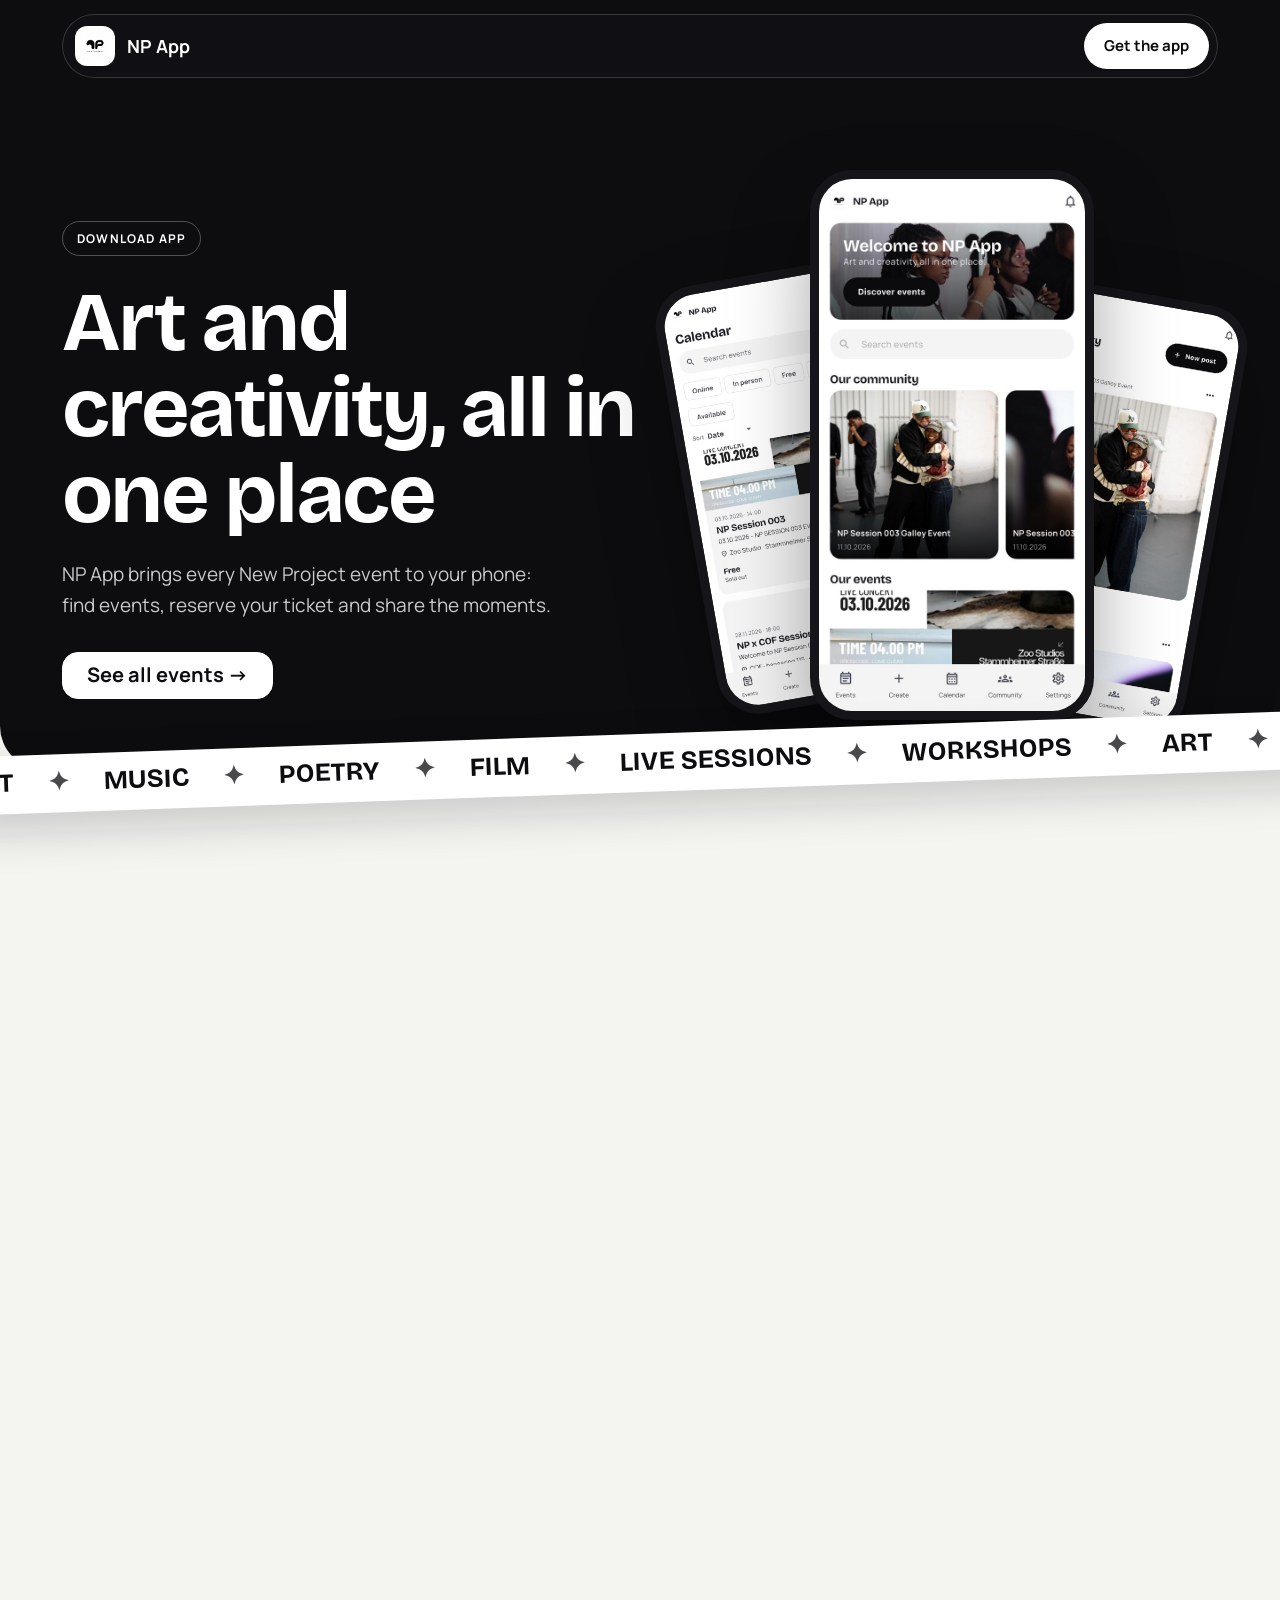
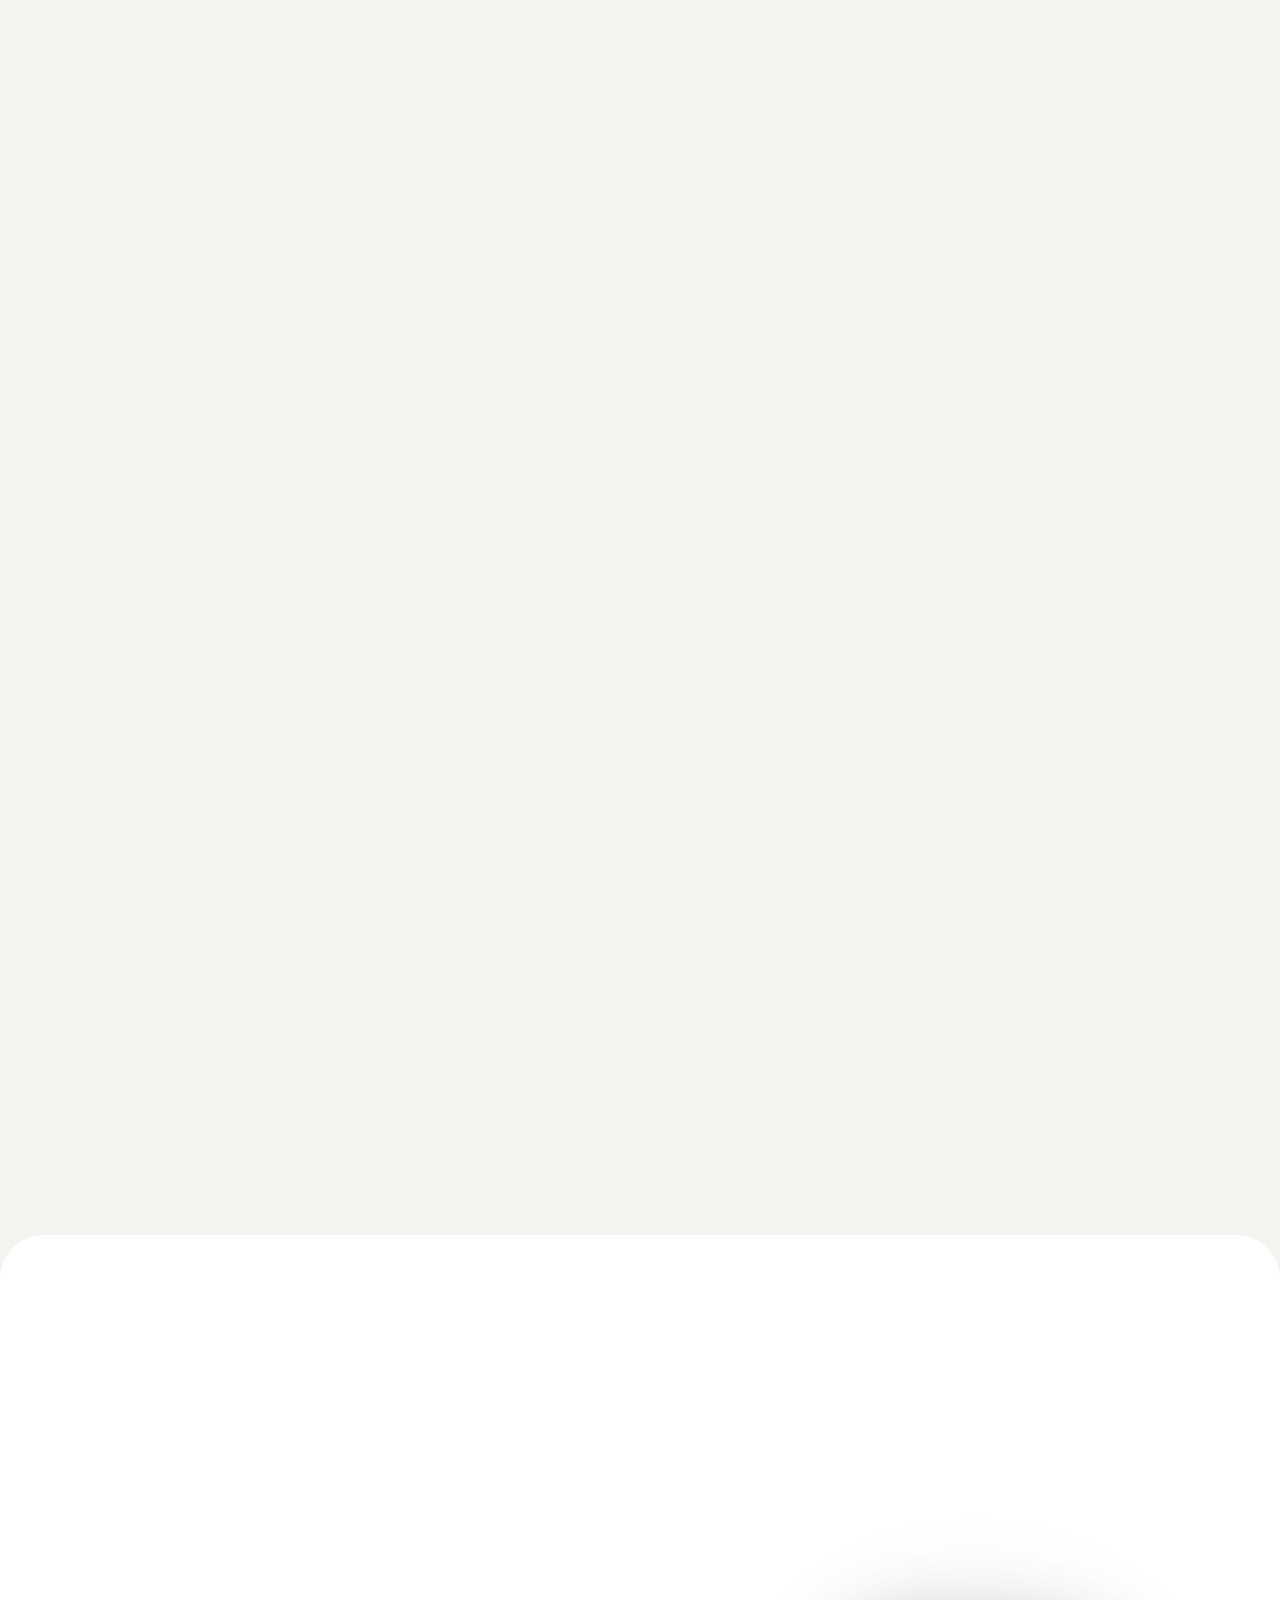
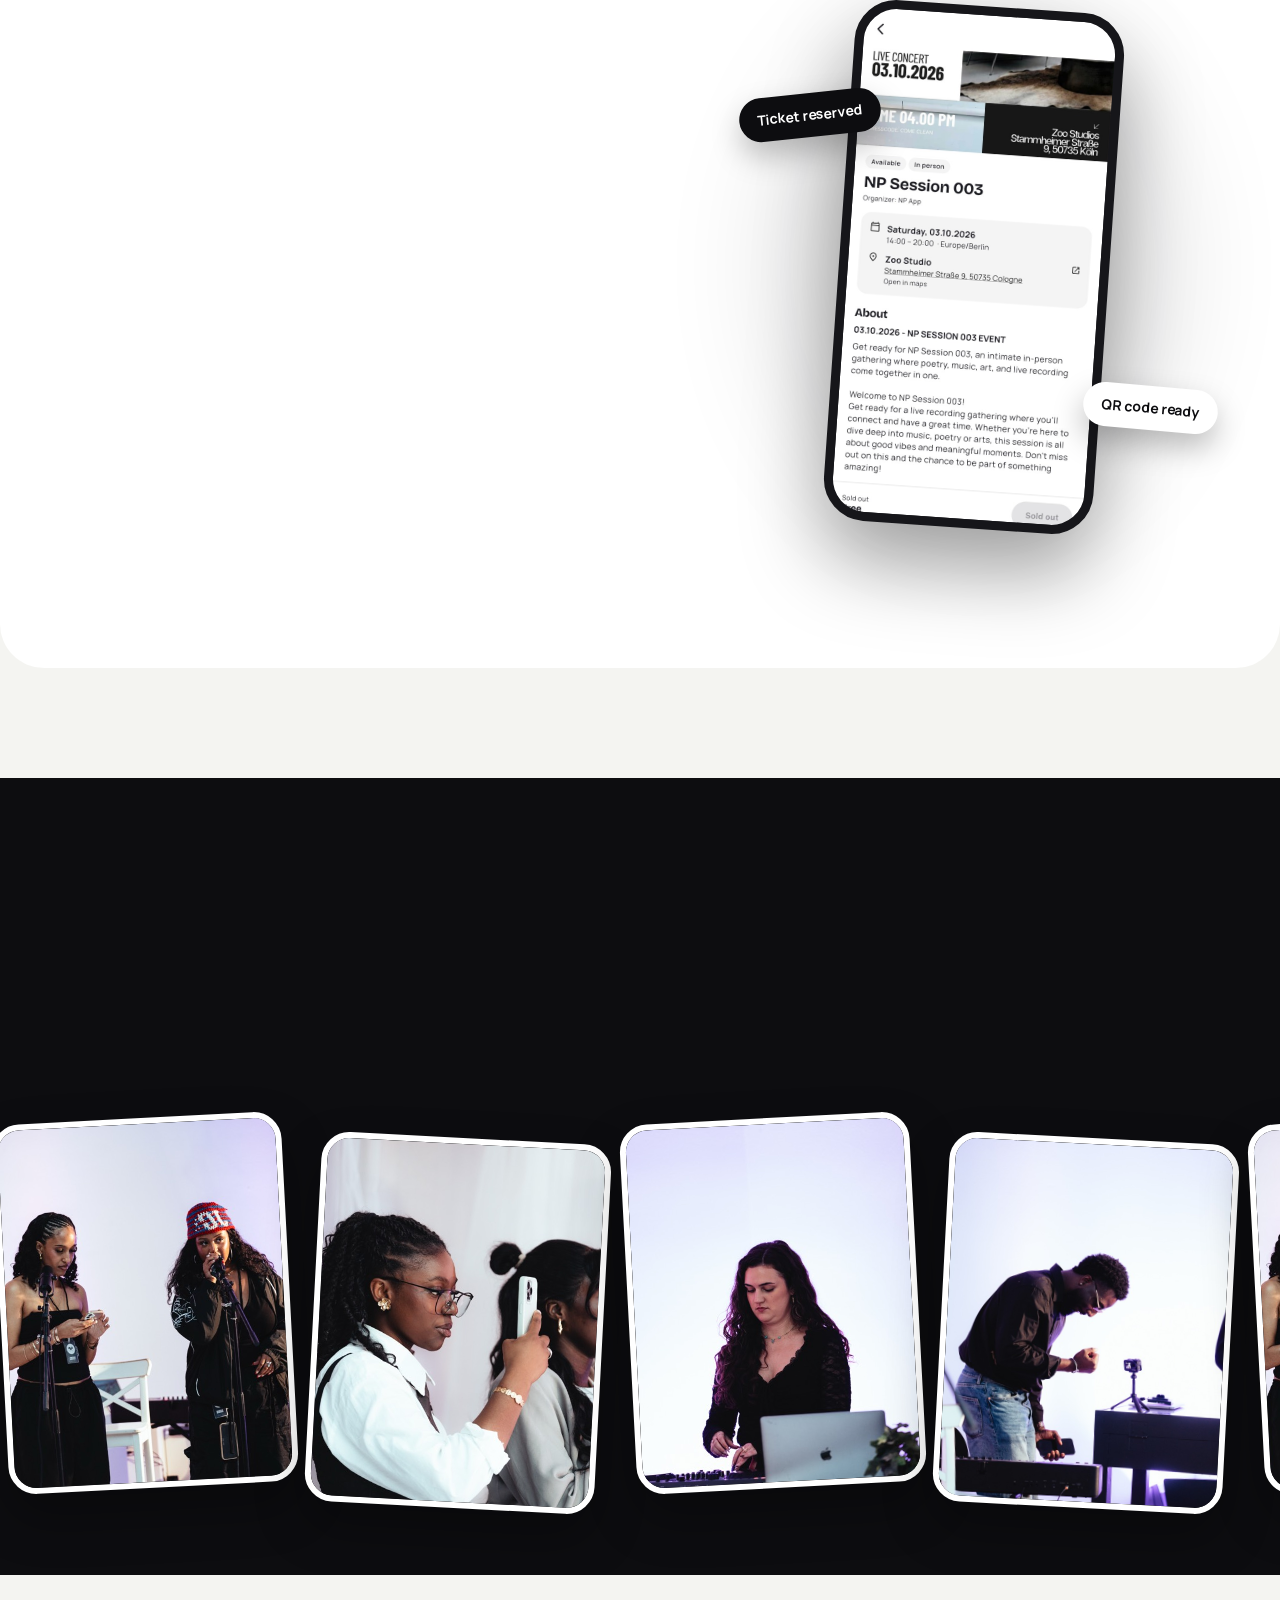
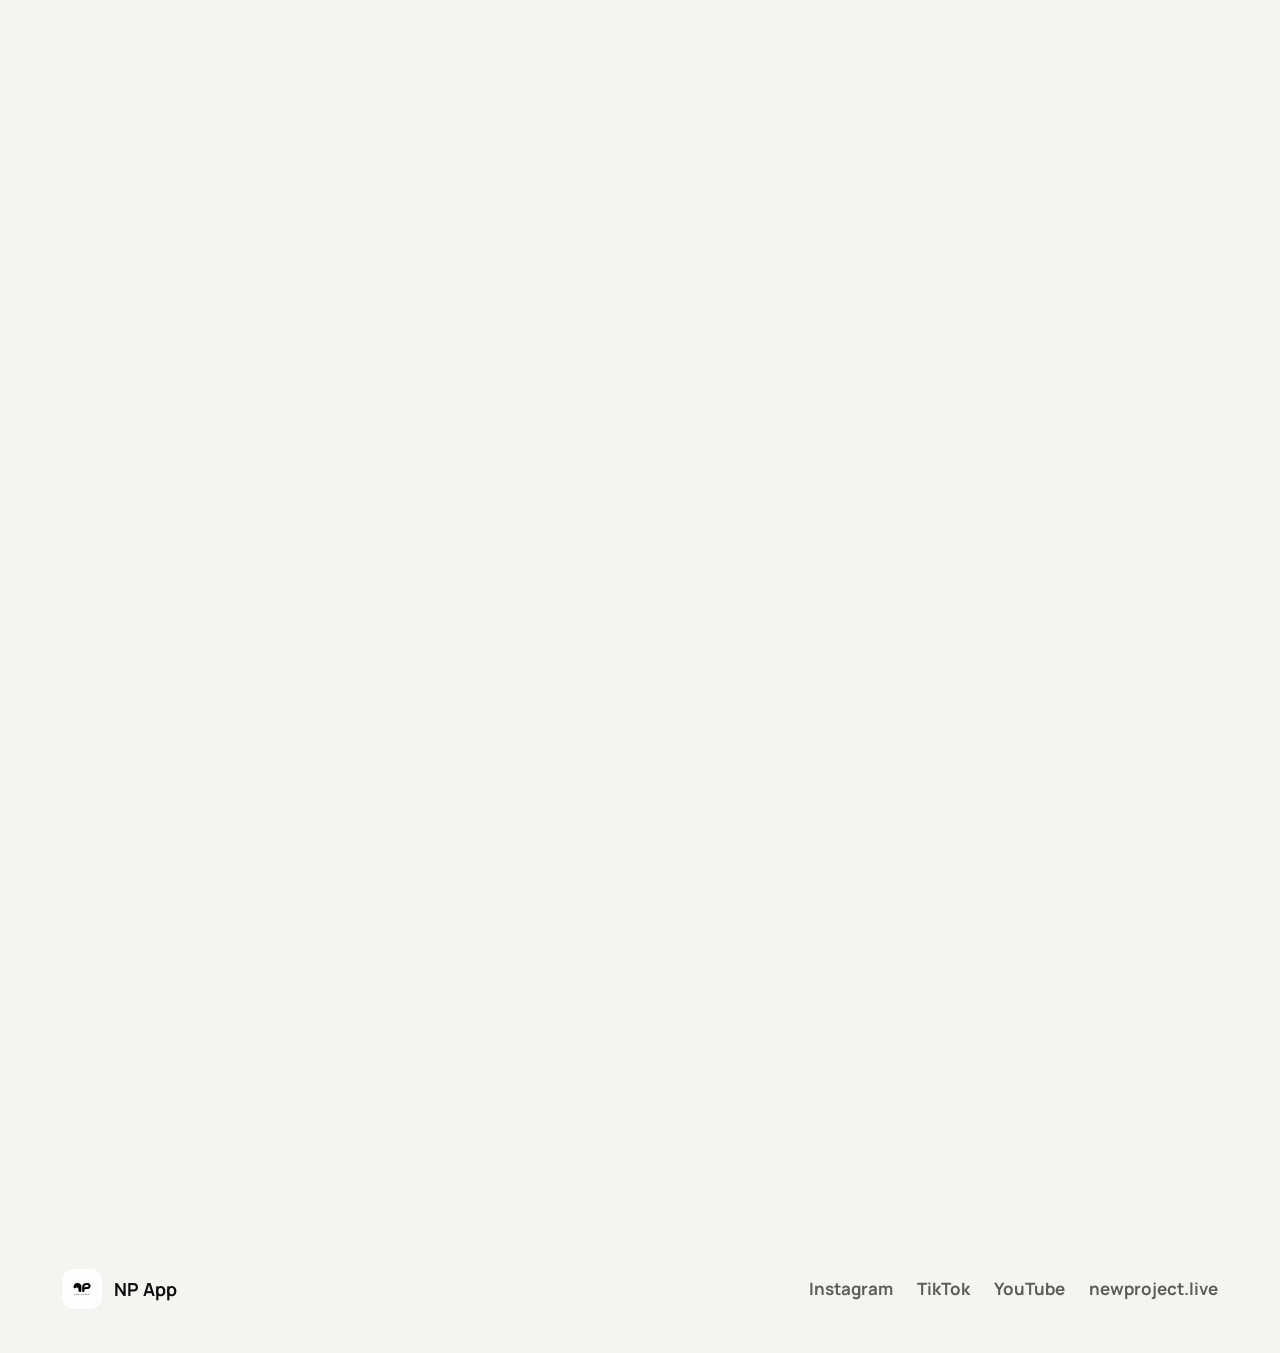
<file: index.html>
<!DOCTYPE html>
<html lang="en">
<head>
    <meta charset="utf-8">
    <!-- Only this site's own files load: styles, fonts, images and one script for the motion. -->
    <meta http-equiv="Content-Security-Policy" content="default-src 'none'; script-src 'self'; style-src 'self'; img-src 'self'; font-src 'self'; form-action 'none'; base-uri 'none'">
    <meta name="referrer" content="no-referrer">
    <meta name="viewport" content="width=device-width, initial-scale=1">
    <title>NP App | New Project</title>
    <meta name="description" content="NP App brings every New Project event to your phone: find events, reserve your ticket and share the moments.">
    <meta property="og:title" content="NP App | New Project">
    <meta property="og:description" content="Find events, reserve your ticket and share the moments.">
    <meta property="og:image" content="https://app.newproject.live/booking/app-icon.png">
    <link rel="icon" type="image/png" href="booking/app-icon.png">
    <link rel="stylesheet" href="landing/base.css">
    <link rel="stylesheet" href="landing/sections.css">
    <link rel="stylesheet" href="landing/more.css">
    <link rel="stylesheet" href="landing/motion.css">
    <script src="landing/landing.js"></script>
</head>
<body>
    <header class="top"><div class="bar">
        <a class="brand" href="#top"><img src="booking/app-icon.png" alt="">NP App</a>
        <nav class="links"><a class="get" href="#get">Get the app</a></nav>
    </div></header>

    <!-- Hero: what the app is, the two downloads, three floating screens -->
    <section class="hero" id="top">
        <div class="wrap">
            <div>
                <span class="kicker">Download app</span>
                <h1>Art and creativity, all in one place</h1>
                <p class="lead">NP App brings every New Project event to your phone: find events, reserve your ticket and share the moments.</p>
                <div class="stores">
                    <a class="btn" href="/events/">See all events →</a>
                </div>
            </div>
            <div class="cluster">
                <div class="phone p2"><img src="landing/discover.jpg" alt="Event calendar in NP App"></div>
                <div class="phone p3"><img src="landing/community.jpg" alt="Community feed in NP App"></div>
                <div class="phone p1"><img src="landing/home.jpg" alt="NP App home screen"></div>
            </div>
        </div>
    </section>
    <div class="strip" aria-hidden="true"><div class="ticker"><div class="track">
        <span>Art</span><span>Music</span><span>Poetry</span><span>Film</span><span>Live sessions</span><span>Workshops</span>
        <span>Art</span><span>Music</span><span>Poetry</span><span>Film</span><span>Live sessions</span><span>Workshops</span>
    </div></div></div>

    <section class="why wrap">
        <div class="head reveal">
            <span class="kicker">Our highlights</span>
            <h2>Why you will <span class="accent">love</span> the app</h2>
        </div>
        <div class="bento">
            <article class="tile wide t1 reveal">
                <h3>Every event in one place</h3>
                <p>Concerts, festivals, workshops and online sessions, with search, filters and clear time and location details.</p>
                <div class="phone"><img src="landing/discover.jpg" alt=""></div>
            </article>
            <article class="tile slim t2 reveal">
                <h3>Booked in a few steps</h3>
                <p>Pick a ticket, check your details, done. Your ticket is reserved instantly.</p>
                <div class="phone"><img src="landing/book.jpg" alt=""></div>
            </article>
            <article class="tile slim t3 reveal">
                <h3>Share the moments</h3>
                <p>Photos and videos from the events, right in the Community feed.</p>
                <div class="phone"><img src="landing/community.jpg" alt=""></div>
            </article>
            <article class="tile wide t4 reveal">
                <span class="kicker">For organizers</span>
                <h3>Create your own event</h3>
                <p>Register as an organizer and publish your own events on NP App: set up tickets, see who is coming and check guests in at the door.</p>
                <b class="pill a">Tickets</b><b class="pill b">Guest list</b><b class="pill c">Door check-in</b>
            </article>
        </div>
    </section>

    <section class="stats wrap">
        <div class="head reveal">
            <h2>A community that keeps growing</h2>
        </div>
        <div class="grid">
            <div class="stat reveal"><b>1K+</b><span>Members</span></div>
            <div class="stat tilt reveal"><b data-count="500">500+</b><span>Tickets reserved</span></div>
            <div class="stat reveal"><b data-count="3" data-plain="1">3</b><span>Events so far</span></div>
        </div>
    </section>

    <section class="steps"><div class="wrap">
        <div class="head reveal">
            <span class="kicker">That easy</span>
            <h2>Four steps to your next favourite night</h2>
        </div>
        <div class="cols">
            <div>
                <div class="step reveal"><i>01</i><div><h3>Download the app</h3><p>Free on the App Store. Android is in beta.</p></div></div>
                <div class="step reveal"><i>02</i><div><h3>Create your account</h3><p>Sign up with your email, Apple or Google.</p></div></div>
                <div class="step reveal"><i>03</i><div><h3>Find your event</h3><p>Search, filter and open any event for time, place and tickets.</p></div></div>
                <div class="step reveal"><i>04</i><div><h3>Reserve and go</h3><p>Reserve your ticket and show its QR code at the door.</p></div></div>
            </div>
            <div class="stage">
                <b class="chip c1">Ticket reserved</b><b class="chip c2">QR code ready</b>
                <div class="phone"><img src="landing/book.jpg" alt="Event page in NP App"></div>
            </div>
        </div>
    </div></section>

    <!-- New Project in its own words, over real photos from the sessions -->
    <section class="band">
        <div class="wrap reveal">
            <span class="kicker">New Project</span>
            <h2>A creative space for art, music, poetry and film</h2>
        </div>
        <div class="reel"><div class="track">
            <img src="landing/moment1.jpg" alt="Two artists on stage at a New Project session"><img src="landing/moment2.jpg" alt="Guests filming a New Project session"><img src="landing/moment3.jpg" alt="DJ at a New Project session"><img src="landing/moment4.jpg" alt="Musician at a New Project session">
            <img src="landing/moment1.jpg" alt=""><img src="landing/moment2.jpg" alt=""><img src="landing/moment3.jpg" alt=""><img src="landing/moment4.jpg" alt="">
        </div></div>
    </section>

    <section class="faq wrap"><div class="cols">
        <div class="reveal">
            <h2>FAQs</h2>
            <p class="lead">Answers to the most common questions about NP App.</p>
        </div>
        <div>
            <details class="reveal"><summary>Is the app free?</summary><p>Yes. NP App is free to download. Ticket prices are set per event.</p></details>
            <details class="reveal"><summary>Do I need an account?</summary><p>To reserve a ticket, yes. Sign up with your email, Apple or Google.</p></details>
            <details class="reveal"><summary>Is there an Android app?</summary><p>Yes, as a beta. Follow the three steps below to install it from Google Play.</p></details>
            <details class="reveal"><summary>Can I reserve without the app?</summary><p>Yes. Every event has a web link where you can reserve with your email.</p></details>
            <details class="reveal"><summary>Can I host my own event?</summary><p>Yes. Choose "Register as organizer" when you create your account, then create your event in the app.</p></details>
        </div>
    </div></section>

    <!-- Downloads again, with the Android beta steps -->
    <section class="cta wrap" id="get"><div class="box reveal">
        <div>
            <h2>Get NP App</h2>
            <p>Free on the App Store. On Android, join the beta in three steps.</p>
            <a class="btn" href="https://apps.apple.com/app/id6808212163"><small>Download on the</small>App Store</a>
        </div>
        <div class="beta">
            <h3>Android beta</h3>
            <p>Follow these steps from 1 to 3 in order to install.</p>
            <a href="https://groups.google.com/g/np-beta" target="_blank">1. Join the beta group</a>
            <a href="https://play.google.com/apps/testing/de.npapp.app" target="_blank">2. Become a beta</a>
            <a href="https://play.google.com/store/apps/details?id=de.npapp.app">3. Install from Google Play</a>
        </div>
    </div></section>

    <footer class="foot wrap">
        <a class="brand" href="#top"><img src="booking/app-icon.png" alt="">NP App</a>
        <nav>
            <a href="https://www.instagram.com/newproject.np">Instagram</a>
            <a href="https://www.tiktok.com/@newproject.np">TikTok</a>
            <a href="https://www.youtube.com/@newproject.np">YouTube</a>
            <a href="https://newproject.live">newproject.live</a>
        </nav>
    </footer>
</body>
</html>
</file>
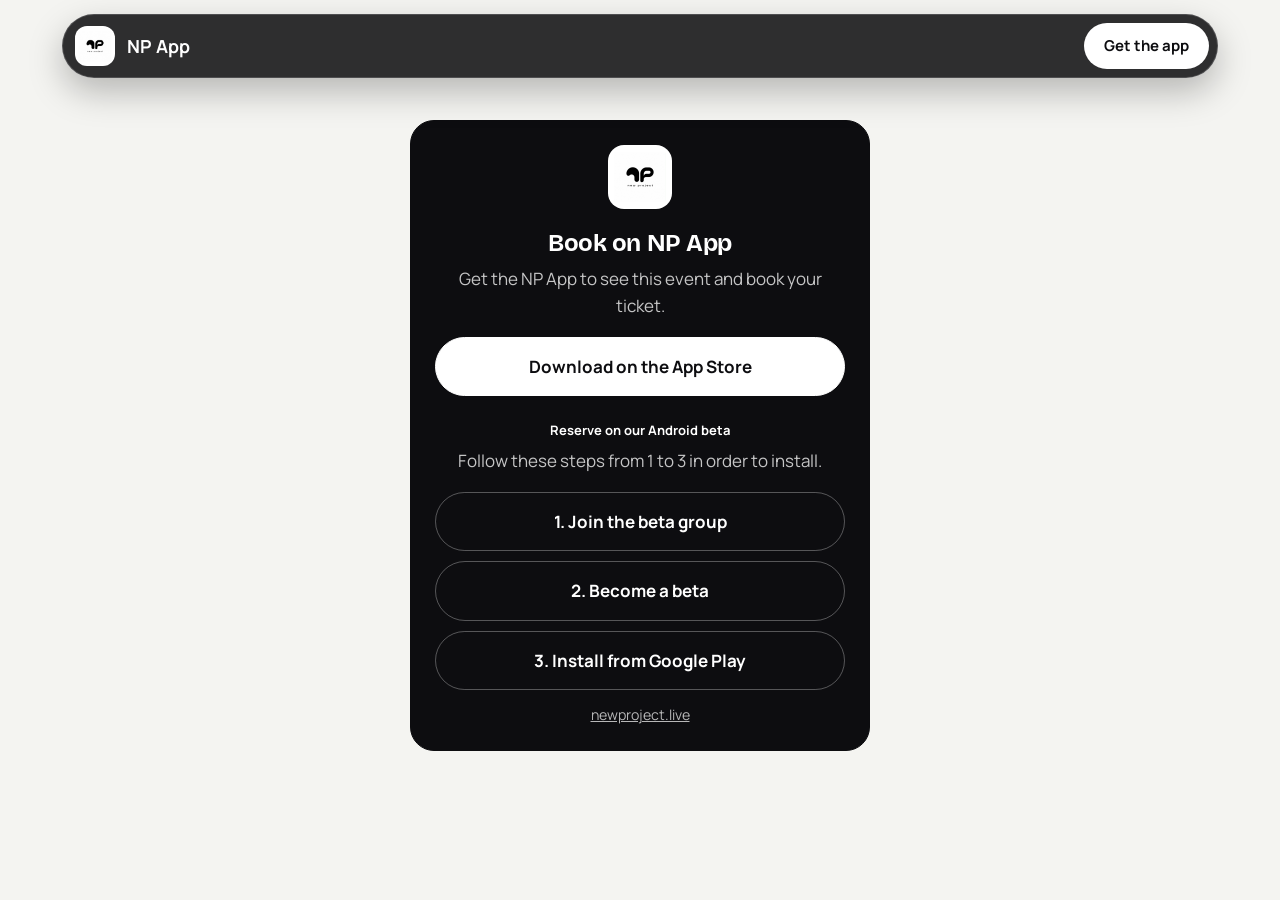
<file: booking/index.html>
<!DOCTYPE html>
<html lang="en">
<head>
    <meta charset="utf-8">
    <!-- Only this site's files may run; the page may only talk to the NP Supabase project. -->
    <meta http-equiv="Content-Security-Policy" content="default-src 'none'; script-src 'self'; style-src 'self'; img-src 'self' https:; font-src 'self'; connect-src https://dcnnaoygtxswlhctyktc.supabase.co; form-action 'none'; base-uri 'none'">
    <meta name="referrer" content="no-referrer">
    <meta name="viewport" content="width=device-width, initial-scale=1">
    <title>Book on NP App | New Project</title>
    <meta name="description" content="Open this event in NP App to book your ticket.">
    <meta property="og:title" content="Book on NP App">
    <meta property="og:description" content="Open this event in NP App to book your ticket.">
    <meta property="og:image" content="https://app.newproject.live/booking/app-icon.png">
    <link rel="icon" type="image/png" href="app-icon.png">
    <link rel="stylesheet" href="/landing/base.css">
    <link rel="stylesheet" href="booking.css">
</head>
<body>
    <header class="top"><div class="bar stuck">
        <a class="brand" href="/"><img src="/booking/app-icon.png" alt="">NP App</a>
        <nav class="links"><a class="get" href="/#get">Get the app</a></nav>
    </div></header>
    <main class="wrap book">
        <!-- Shown until event.js knows what this link is about; then everything appears together -->
        <p id="loading" class="loading">Loading event…</p>
        <!-- Left column: the event (event.js fills it) -->
        <div id="col-a">
            <section id="ev-head" class="panel" hidden>
                <div id="ev-frame" class="frame" hidden><img id="wb-image" alt=""></div>
                <div class="pad">
                    <h1 id="ev-title"></h1>
                    <div id="ev-chips" class="chips"></div>
                </div>
            </section>
            <section id="ev-when" class="panel pad cols" hidden>
                <div><span class="tag">Date</span><ul id="ev-dates"></ul></div>
                <div id="ev-place"><span class="tag">Location</span><p id="ev-venue" class="strong"></p><p id="ev-address"></p></div>
            </section>
            <section id="ev-facts" class="panel pad cols" hidden>
                <div id="ev-note-box"><span class="label">Good to know</span><p id="ev-note" class="strong"></p></div>
                <div id="ev-cancel-box"><span class="label">Cancellation</span><p id="ev-cancel" class="strong"></p></div>
            </section>
            <details id="ev-about" class="panel pad" hidden>
                <summary><span class="label">More details</span><span class="big">About the event</span></summary>
                <p id="ev-text"></p>
            </details>
        </div>
        <!-- Right column: web booking on every device (book.js), then the app downloads -->
        <div id="col-b">
            <section id="webbook" class="panel pad" hidden>
                <h2 class="big">Reserve your ticket</h2>
                <form id="wb-form">
                    <p>Choose your ticket and enter your details.</p>
                    <div id="wb-types"></div>
                    <div id="wb-access-box" hidden><label for="wb-access">Access code</label><input id="wb-access" autocomplete="off" autocapitalize="characters"></div>
                    <label for="wb-first">First name</label><input id="wb-first" autocomplete="given-name" required>
                    <label for="wb-last">Last name</label><input id="wb-last" autocomplete="family-name" required>
                    <label for="wb-email">Email</label><input id="wb-email" type="email" autocomplete="email" required>
                    <button>Book event</button>
                </form>
                <form id="wb-code" hidden>
                    <p id="wb-sent"></p>
                    <input id="wb-otp" inputmode="numeric" maxlength="6" pattern="\d{6}" autocomplete="one-time-code" required>
                    <button>Reserve</button>
                </form>
                <p id="wb-done" hidden></p>
                <p id="wb-err"></p>
            </section>
            <section id="app" class="panel pad" hidden>
                <img class="icon" src="app-icon.png" alt="NP App">
                <h2 class="big">Book on NP App</h2>
                <p>Get the NP App to see this event and book your ticket.</p>
                <a class="store primary" id="ios" href="https://apps.apple.com/app/id6808212163">Download on the App Store</a>
                <!-- Android app is in beta: join the tester group, opt in, then install -->
                <span class="label beta">Reserve on our Android beta</span>
                <p>Follow these steps from 1 to 3 in order to install.</p>
                <a class="store" href="https://groups.google.com/g/np-beta" target="_blank">1. Join the beta group</a>
                <a class="store" href="https://play.google.com/apps/testing/de.npapp.app" target="_blank">2. Become a beta</a>
                <a class="store" href="https://play.google.com/store/apps/details?id=de.npapp.app">3. Install from Google Play</a>
                <small><a href="https://newproject.live">newproject.live</a></small>
            </section>
        </div>
    </main>
    <script src="book.js"></script>
    <script src="event.js"></script>
    <script src="fast.js"></script>
</body>
</html>
</file>
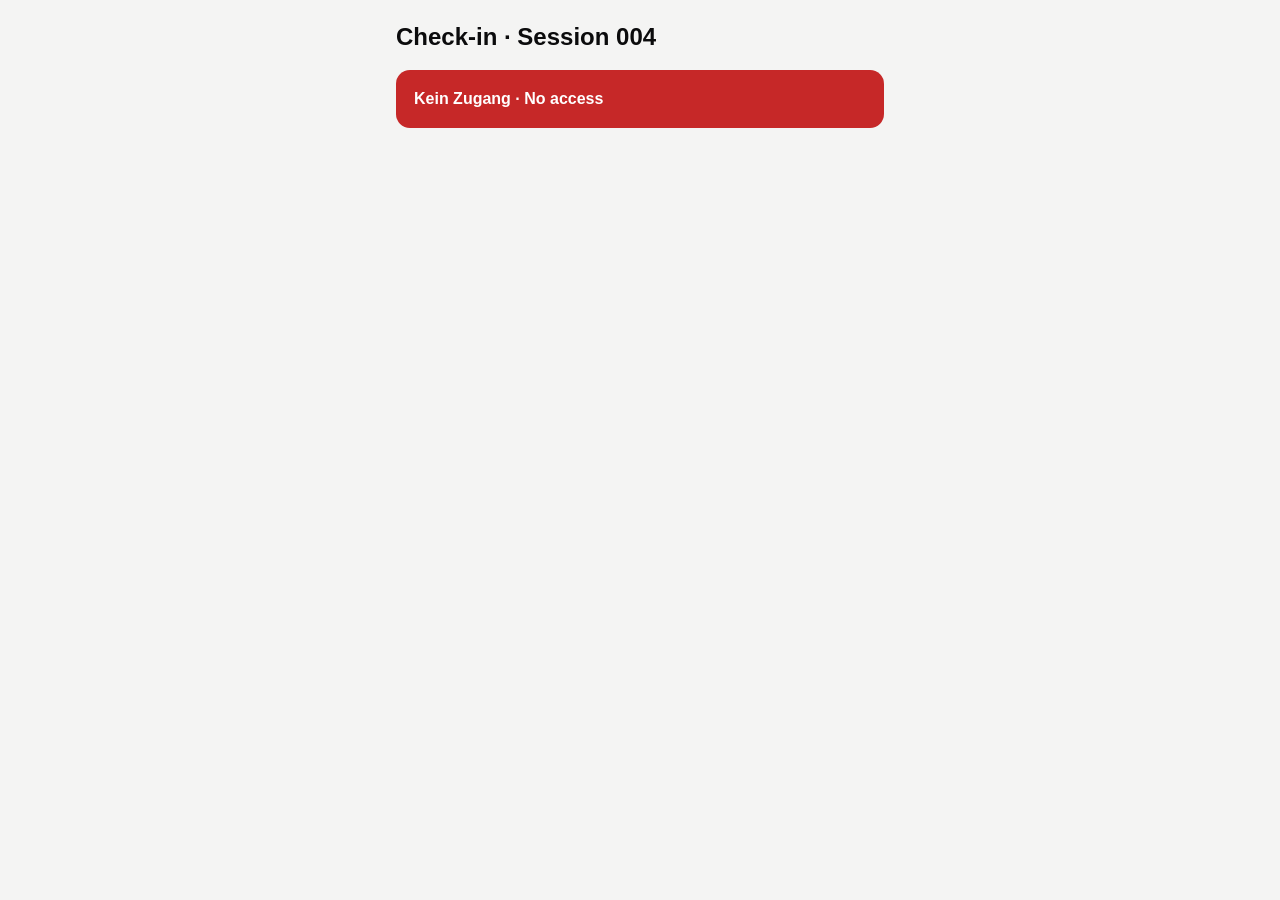
<file: checkin/index.html>
<!DOCTYPE html>
<html lang="de">
<head>
    <meta charset="utf-8">
    <!-- Temporary door check-in for Session 004. Works only with the key after # in the link. -->
    <meta http-equiv="Content-Security-Policy" content="default-src 'none'; script-src 'self'; style-src 'self'; img-src 'self'; media-src 'self' blob:; connect-src https://dcnnaoygtxswlhctyktc.supabase.co; form-action 'none'; base-uri 'none'">
    <meta name="referrer" content="no-referrer">
    <meta name="robots" content="noindex, nofollow">
    <meta name="viewport" content="width=device-width, initial-scale=1">
    <title>Check-in · Session 004</title>
    <link rel="stylesheet" href="checkin.css">
</head>
<body>
    <main>
        <h1>Check-in · Session 004</h1>
        <p id="locked" class="msg bad" hidden>Kein Zugang · No access</p>
        <section id="door" hidden>
            <button id="cam" type="button">QR scannen · Scan QR</button>
            <div id="view" hidden>
                <video id="video" playsinline muted></video>
                <button id="stop" type="button" class="ghost">Kamera aus · Stop</button>
            </div>
            <div id="result" hidden></div>
            <input id="q" type="search" placeholder="Name suchen · Search name" autocomplete="off">
            <ul id="list"></ul>
        </section>
    </main>
    <script src="jsQR.min.js"></script>
    <script src="scan.js"></script>
    <script src="checkin.js"></script>
</body>
</html>
</file>
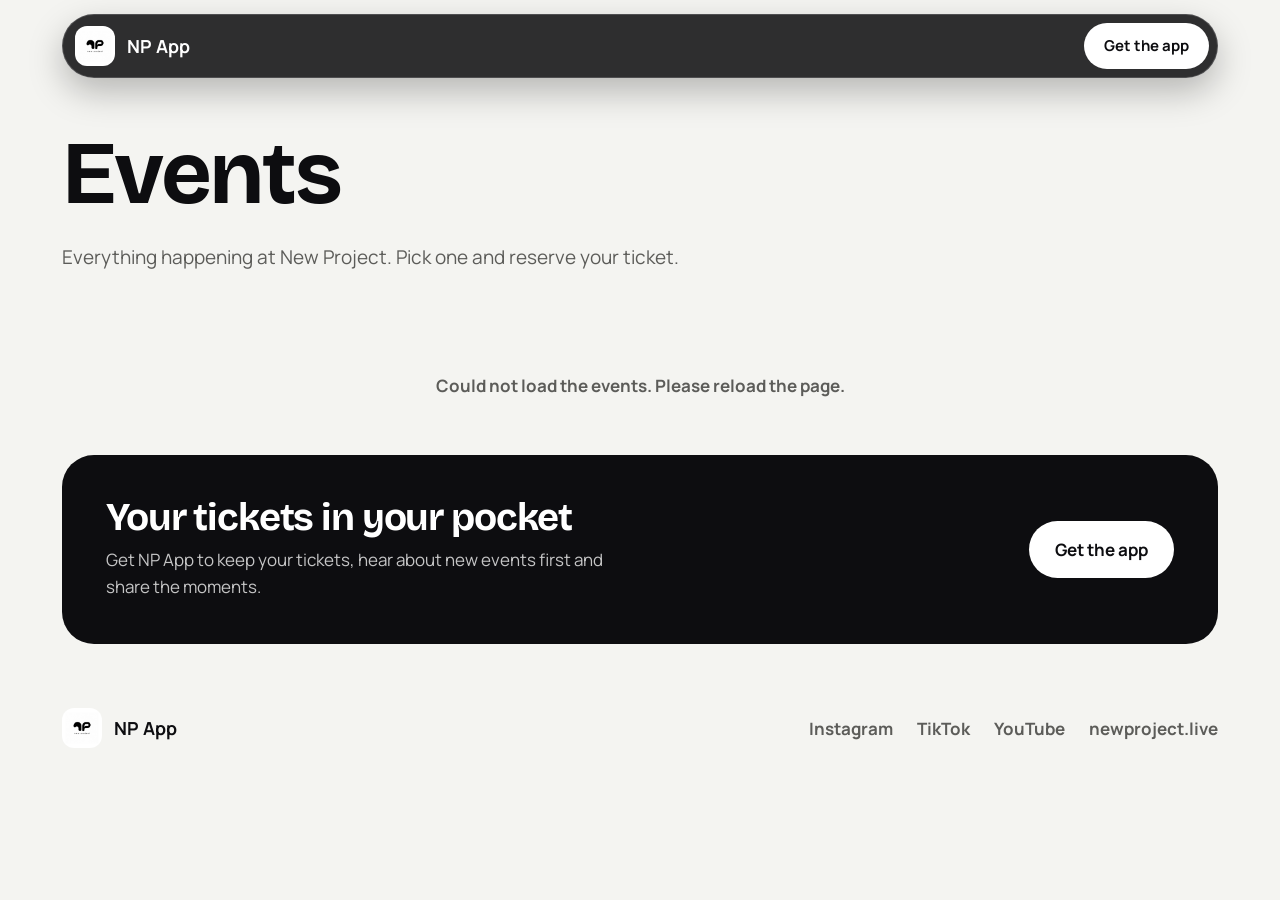
<file: events/index.html>
<!DOCTYPE html>
<html lang="en">
<head>
    <meta charset="utf-8">
    <!-- Only this site's files run; the page only talks to the NP database for the events. -->
    <meta http-equiv="Content-Security-Policy" content="default-src 'none'; script-src 'self'; style-src 'self'; img-src 'self' https:; font-src 'self'; connect-src https://dcnnaoygtxswlhctyktc.supabase.co; form-action 'none'; base-uri 'none'">
    <meta name="referrer" content="no-referrer">
    <meta name="viewport" content="width=device-width, initial-scale=1">
    <title>Events | NP App</title>
    <meta name="description" content="All New Project events: find one and reserve your ticket.">
    <meta property="og:title" content="Events | NP App">
    <meta property="og:description" content="All New Project events: find one and reserve your ticket.">
    <meta property="og:image" content="https://app.newproject.live/booking/app-icon.png">
    <link rel="icon" type="image/png" href="/booking/app-icon.png">
    <link rel="stylesheet" href="/landing/base.css">
    <link rel="stylesheet" href="/landing/more.css">
    <link rel="stylesheet" href="/events/events.css">
</head>
<body>
    <header class="top"><div class="bar stuck">
        <a class="brand" href="/"><img src="/booking/app-icon.png" alt="">NP App</a>
        <nav class="links"><a class="get" href="/#get">Get the app</a></nav>
    </div></header>

    <main class="wrap list">
        <h1>Events</h1>
        <p class="lead">Everything happening at New Project. Pick one and reserve your ticket.</p>

        <p id="note" class="note">Loading events…</p>
        <!-- Every event is the same card: upcoming ones first, then what already took place -->
        <section id="upcoming" hidden>
            <h2>Upcoming events</h2>
            <div class="grid" id="upcoming-list"></div>
        </section>
        <section id="past" hidden>
            <h2>Past events</h2>
            <div class="grid" id="past-list"></div>
        </section>

        <section class="app">
            <div>
                <h2>Your tickets in your pocket</h2>
                <p>Get NP App to keep your tickets, hear about new events first and share the moments.</p>
            </div>
            <a class="go" href="/#get">Get the app</a>
        </section>
    </main>

    <footer class="foot wrap">
        <a class="brand" href="/"><img src="/booking/app-icon.png" alt="">NP App</a>
        <nav>
            <a href="https://www.instagram.com/newproject.np">Instagram</a>
            <a href="https://www.tiktok.com/@newproject.np">TikTok</a>
            <a href="https://www.youtube.com/@newproject.np">YouTube</a>
            <a href="https://newproject.live">newproject.live</a>
        </nav>
    </footer>
    <script src="/events/data.js"></script>
    <script src="/events/events.js"></script>
</body>
</html>
</file>
<file: landing/base.css>
/* Type, colours and the pieces every section shares: header, buttons, phone frame. */
@font-face { font-family: "Bricolage"; font-weight: 700; font-display: swap;
             src: url("fonts/BricolageGrotesque-Bold.ttf") format("truetype"); }
@font-face { font-family: "Manrope"; font-weight: 400; font-display: swap;
             src: url("fonts/Manrope-Regular.ttf") format("truetype"); }
@font-face { font-family: "Manrope"; font-weight: 700; font-display: swap;
             src: url("fonts/Manrope-Bold.ttf") format("truetype"); }
/* Black and white, with one accent colour used sparingly. */
:root { --ink: #0d0d10; --paper: #f4f4f1; --card: #ffffff; --muted: #5c5c59; --line: rgba(13,13,16,.1);
        --accent: #ff5a36; --ease: cubic-bezier(.2,.8,.2,1); }
* { box-sizing: border-box; }
html { scroll-behavior: smooth; }
body { margin: 0; overflow-x: hidden; background: var(--paper); color: var(--ink);
       font: 400 17px/1.6 "Manrope", -apple-system, BlinkMacSystemFont, "Segoe UI", Roboto, sans-serif; }
h1, h2, h3 { margin: 0; font-family: "Bricolage", "Manrope", sans-serif; font-weight: 700;
             letter-spacing: -0.03em; line-height: 1.02; }
h1 { font-size: clamp(44px, 6.6vw, 84px); }
h2 { font-size: clamp(34px, 4.8vw, 60px); }
h3 { font-size: clamp(23px, 2.4vw, 30px); line-height: 1.1; }
p { margin: 0; color: var(--muted); }
.wrap { width: 100%; max-width: 1200px; margin: 0 auto; padding: 0 22px; }
.accent { color: var(--accent); }
.kicker { display: inline-block; padding: 7px 14px; border: 1px solid var(--line); border-radius: 99px;
          font-size: 12px; font-weight: 700; letter-spacing: .1em; text-transform: uppercase; }
.head { max-width: 780px; margin: 0 auto 56px; text-align: center; }
.head h2 { margin-top: 18px; }
.lead { margin: 22px 0 32px; font-size: 19px; }
/* Floating glass bar that follows the page. */
.top { position: fixed; z-index: 20; top: 14px; left: 0; right: 0; padding: 0 16px; }
.bar { display: flex; align-items: center; justify-content: space-between; max-width: 1156px;
       margin: 0 auto; padding: 8px 8px 8px 12px; border: 1px solid rgba(255,255,255,.16);
       border-radius: 99px; background: rgba(20,20,24,.5); -webkit-backdrop-filter: blur(18px);
       backdrop-filter: blur(18px); transition: background .4s, box-shadow .4s; }
.bar.stuck { background: rgba(13,13,16,.86); box-shadow: 0 14px 34px rgba(0,0,0,.25); }
.brand { display: inline-flex; align-items: center; gap: 12px; color: inherit; font-weight: 700;
         font-size: 18px; text-decoration: none; }
.bar .brand { color: #fff; }
.brand img { width: 40px; height: 40px; border-radius: 12px; }
.get { padding: 11px 20px; border-radius: 99px; background: #fff; color: var(--ink); font-size: 15px;
       font-weight: 700; text-decoration: none; transition: transform .3s var(--ease); }
.get:hover { transform: scale(1.06); }
.links { display: flex; align-items: center; gap: 4px; }
.links a:not(.get) { padding: 11px 14px; color: #fff; font-size: 15px; font-weight: 700;
                     text-decoration: none; opacity: .82; transition: opacity .3s; }
.links a:not(.get):hover { opacity: 1; }
.stores { display: flex; flex-wrap: wrap; gap: 12px; }
.btn { display: inline-flex; flex-direction: column; justify-content: center; min-width: 178px;
       padding: 10px 24px 12px; border: 1px solid #fff; border-radius: 16px; background: #fff;
       color: var(--ink); font-size: 20px; font-weight: 700; line-height: 1.15; text-decoration: none;
       transition: transform .3s var(--ease), box-shadow .3s; }
.btn small { font-size: 11px; font-weight: 400; opacity: .75; }
.btn:hover { transform: translateY(-4px) scale(1.03); box-shadow: 0 16px 34px rgba(0,0,0,.3); }
.btn.ghost { border-color: rgba(255,255,255,.35); background: rgba(255,255,255,.1); color: #fff; }
/* A phone drawn around a screenshot. --r tilts it; motion.css makes it float. */
.phone { position: relative; flex: none; width: 270px; border: 9px solid #16161a; border-radius: 42px;
         overflow: hidden; background: #16161a; box-shadow: 0 40px 80px rgba(0,0,0,.35);
         transform: rotate(var(--r, 0deg)); }
.phone img { display: block; width: 100%; }
</file>
<file: landing/sections.css>
/* Hero, the moving word strip, the highlight tiles and the numbers. */
.hero { position: relative; overflow: hidden; padding-top: 150px; border-radius: 0 0 44px 44px;
        background: var(--ink); color: #fff; }
.hero .wrap { position: relative; display: grid; grid-template-columns: minmax(0, 1fr); gap: 34px;
              align-items: center; }
.hero .kicker { margin-bottom: 24px; border-color: rgba(255,255,255,.28); }
.hero .lead { max-width: 500px; color: rgba(255,255,255,.78); }
.hero .more { display: inline-block; margin-top: 24px; padding-bottom: 3px; color: #fff; font-weight: 700;
              text-decoration: none; border-bottom: 1px solid rgba(255,255,255,.45); }
.cluster { position: relative; height: 480px; }
.cluster .phone { position: absolute; }
.cluster .p1 { z-index: 2; top: 20px; left: calc(50% - 118px); width: 236px; }
.cluster .p2 { --r: -10deg; top: 100px; left: -24px; width: 186px; }
.cluster .p3 { --r: 10deg; top: 120px; right: -24px; width: 186px; }
@media (min-width: 940px) {
  .hero .wrap { grid-template-columns: minmax(0, 1.05fr) minmax(0, .95fr); }
  .cluster { height: 620px; }
  .cluster .p1 { left: calc(50% - 142px); width: 284px; }
  .cluster .p2 { top: 120px; left: 0; width: 226px; }
  .cluster .p3 { top: 140px; right: 0; width: 226px; }
}
/* The slanted strip is wider than the page; this band cuts its ends off, so nothing sticks out
   sideways and the page cannot slide left and right. */
.strip { position: relative; z-index: 3; margin: calc(-3vw - 36px) 0 -44px;
         padding: 3vw 0 calc(3vw + 44px); overflow: hidden; pointer-events: none; }
.ticker { width: 106%; margin-left: -3%; padding: 15px 0; overflow: hidden; background: #fff;
          color: var(--ink); white-space: nowrap; transform: rotate(-2deg);
          box-shadow: 0 18px 44px rgba(13,13,16,.18); }
.ticker .track, .reel .track { display: inline-flex; }
.ticker span { margin-right: 34px; font: 700 26px/1 "Bricolage", sans-serif; text-transform: uppercase; }
.ticker span::after { content: '✦'; margin-left: 34px; opacity: .75; }
.why { padding-top: 120px; padding-bottom: 100px; }
.bento { display: grid; grid-template-columns: repeat(6, minmax(0, 1fr)); gap: 20px; }
.tile { position: relative; grid-column: span 6; min-height: 540px; padding: 34px; overflow: hidden;
        border-radius: 32px; transition: transform .45s var(--ease), box-shadow .45s; }
.bento .tile:hover { transform: translateY(-8px) rotate(-.5deg); box-shadow: 0 30px 60px rgba(13,13,16,.16); }
.tile p { max-width: 340px; margin-top: 12px; color: rgba(13,13,16,.7); }
.t1 { border: 1px solid var(--line); background: var(--card); } .t2, .t3 { background: #e6e6e2; }
.t4 { min-height: 0; padding-bottom: 170px; background: var(--ink); color: #fff; }
.t4 p { color: rgba(255,255,255,.72); }
.t4 .kicker { margin-bottom: 18px; border-color: rgba(255,255,255,.28); }
.tile .phone { --r: -5deg; position: absolute; bottom: -190px; left: calc(50% - 108px); width: 216px;
               transition: transform .6s var(--ease); }
.tile:hover .phone { transform: rotate(0deg) translateY(-18px); }
.pill { position: absolute; padding: 12px 20px; border-radius: 99px; background: var(--accent); color: #fff;
        font-size: 15px; box-shadow: 0 14px 30px rgba(0,0,0,.35); transform: rotate(var(--r, 0deg)); }
.pill.a { --r: -7deg; right: 10%; bottom: 96px; }
.pill.b { --r: 5deg; bottom: 34px; left: 34px; background: #fff; color: var(--ink); }
.pill.c { --r: -3deg; right: 6%; bottom: 28px; background: #26262c; }
@media (min-width: 900px) {
  .tile { min-height: 470px; }
  .tile.wide { grid-column: span 4; } .tile.slim { grid-column: span 2; }
  .tile.slim { min-height: 540px; }
  .tile.wide .phone { --r: 7deg; right: 54px; bottom: -170px; left: auto; width: 240px; }
  .t4 { padding: 44px; }
  .pill.a { right: 12%; bottom: 46%; } .pill.b { right: 34%; bottom: 14%; left: auto; }
  .pill.c { bottom: 12%; }
}
.stats { padding-bottom: 120px; }
.stats .head { margin-bottom: 44px; }
.stats .grid { display: grid; grid-template-columns: repeat(auto-fit, minmax(240px, 1fr)); gap: 20px; }
.stat { padding: 34px; border: 1px solid var(--line); border-radius: 30px; background: var(--card);
        transition: transform .45s var(--ease); }
.stat.tilt { transform: rotate(-2deg); }
.stats .stat:hover { transform: translateY(-8px) rotate(1deg); }
.stat b { display: block; font: 700 clamp(64px, 8vw, 104px)/1 "Bricolage", sans-serif; letter-spacing: -0.04em; }
.stat span { display: block; margin-top: 10px; font-weight: 700; }
</file>
<file: landing/more.css>
/* The four steps, the New Project band with photos, FAQs, the last download box, footer. */
.steps { padding: 110px 0; border-radius: 44px; background: var(--card); }
.cols { display: grid; grid-template-columns: minmax(0, 1fr); gap: 44px; align-items: center; }
@media (min-width: 940px) { .cols { grid-template-columns: minmax(0, 1.1fr) minmax(0, .9fr); gap: 70px; } }
.step { display: flex; gap: 20px; padding: 24px 0; border-top: 1px solid var(--line); }
.step i { display: grid; flex: none; place-items: center; width: 56px; height: 56px; border-radius: 18px;
          background: var(--paper); font: 700 20px/1 "Bricolage", sans-serif;
          transition: transform .4s var(--ease), background .4s, color .4s; }
.step:hover i { background: var(--ink); color: #fff; transform: rotate(-10deg) scale(1.1); }
.step h3 { margin-bottom: 6px; font-size: 24px; }
.stage { position: relative; display: flex; justify-content: center; padding: 30px 0; }
.stage::before { content: ''; position: absolute; inset: 10% 14%; border-radius: 50%;
                 background: var(--ink); filter: blur(70px); opacity: .16; }
.stage .phone { --r: 4deg; }
.chip { position: absolute; z-index: 2; padding: 11px 18px; border-radius: 99px; background: var(--ink);
        color: #fff; font-size: 14px; box-shadow: 0 14px 30px rgba(0,0,0,.25);
        transform: rotate(var(--r, 0deg)); }
.chip.c1 { --r: -6deg; top: 20%; left: 2%; }
.chip.c2 { --r: 5deg; right: 0; bottom: 22%; background: #fff; color: var(--ink); }
.band { margin-top: 110px; padding-top: 100px; overflow: hidden; background: var(--ink); color: #fff;
        text-align: center; }
.band .kicker { border-color: rgba(255,255,255,.5); }
.band h2 { max-width: 900px; margin: 18px auto 0; }
.reel { padding: 64px 0 80px; white-space: nowrap; }
.reel img { width: 290px; height: 370px; margin-right: 24px; border: 6px solid #fff; border-radius: 28px;
            object-fit: cover; box-shadow: 0 24px 50px rgba(0,0,0,.3); transform: rotate(-3deg); }
.reel img:nth-child(even) { transform: rotate(3deg) translateY(20px); }
.faq { padding-top: 110px; padding-bottom: 110px; }
.faq .cols { align-items: start; }
.faq .lead { margin-bottom: 0; }
details { margin-bottom: 14px; border: 1px solid var(--line); border-radius: 22px; background: var(--card);
          transition: box-shadow .4s; }
details[open] { box-shadow: 0 18px 40px rgba(13,13,16,.1); }
summary { position: relative; padding: 24px 70px 24px 26px; font-size: 18px; font-weight: 700;
          cursor: pointer; list-style: none; }
summary::-webkit-details-marker { display: none; }
summary::after { content: '+'; position: absolute; top: 17px; right: 20px; display: grid;
                 place-items: center; width: 38px; height: 38px; border-radius: 50%;
                 background: var(--paper); font-size: 24px; font-weight: 400;
                 transition: transform .4s var(--ease), background .4s, color .4s; }
details[open] summary::after { background: var(--ink); color: #fff; transform: rotate(45deg); }
details p { padding: 0 26px 26px; }
.cta { padding-bottom: 90px; }
.box { position: relative; display: grid; grid-template-columns: minmax(0, 1fr); gap: 40px;
       align-items: center; padding: 56px 28px; overflow: hidden; border-radius: 44px;
       background: var(--ink); color: #fff; }
@media (min-width: 940px) { .box { grid-template-columns: 1fr 1fr; padding: 84px 70px; } }
.box > div { position: relative; }
.box p { margin: 18px 0 28px; color: rgba(255,255,255,.76); }
.beta { padding: 30px; border: 1px solid rgba(255,255,255,.18); border-radius: 28px;
        background: rgba(255,255,255,.08); -webkit-backdrop-filter: blur(12px); backdrop-filter: blur(12px); }
.beta p { margin: 10px 0 18px; }
.beta a { display: block; padding: 15px; margin-top: 12px; border: 1px solid rgba(255,255,255,.35);
          border-radius: 16px; color: #fff; font-weight: 700; text-align: center; text-decoration: none;
          transition: transform .3s var(--ease), background .3s, color .3s; }
.beta a:hover { background: #fff; color: var(--ink); transform: translateX(8px); }
.foot { display: flex; flex-wrap: wrap; gap: 18px 30px; align-items: center; justify-content: space-between;
        padding-bottom: 44px; }
.foot nav { display: flex; flex-wrap: wrap; gap: 8px 24px; }
.foot nav a { color: var(--muted); font-weight: 700; text-decoration: none; transition: color .3s; }
.foot nav a:hover { color: var(--ink); }
</file>
<file: landing/motion.css>
/* Everything that moves. With "reduce motion" switched on, the page stays still. */
@keyframes float { 50% { translate: 0 -16px; } }
@keyframes slide { to { transform: translateX(-50%); } }
@keyframes rise { from { opacity: 0; translate: 0 48px; } }
.cluster .phone, .stage .phone, .chip, .pill { animation: float 6s ease-in-out infinite; }
.cluster .p2, .chip.c2, .pill.b { animation-delay: -2s; }
.cluster .p3, .pill.c { animation-delay: -4s; }
.ticker .track { animation: slide 26s linear infinite; }
.reel .track { animation: slide 38s linear infinite; }
.reel:hover .track { animation-play-state: paused; }
/* The hero comes in on load; the rest rises as it scrolls into view (landing.js adds "in"). */
.hero .kicker, .hero h1, .hero .lead, .hero .stores { animation: rise .9s var(--ease) backwards; }
.hero h1 { animation-delay: .1s; } .hero .lead { animation-delay: .2s; } .hero .stores { animation-delay: .3s; }
.js .reveal { opacity: 0; }
.js .reveal.in { opacity: 1; animation: rise .9s var(--ease) backwards; animation-delay: var(--d, 0s); }
@media (prefers-reduced-motion: reduce) {
  *, *::before, *::after { animation: none !important; transition: none !important; }
  .js .reveal { opacity: 1; }
  html { scroll-behavior: auto; }
}
</file>
<file: booking/booking.css>
/* The event's booking page, in the same look as the landing and events pages (base.css). */
.book { padding-top: 120px; padding-bottom: 70px; }
#col-a, #col-b { display: contents; }
.book:not(.two) #app { max-width: 460px; margin: 0 auto; }
/* With an event: one column on phones (tickets right after the date), two on wide screens. */
.book.two { display: flex; flex-direction: column; gap: 18px; }
#ev-head { order: 1; } #ev-when { order: 2; } #webbook { order: 3; }
#ev-facts { order: 4; } #ev-about { order: 5; } #app { order: 6; }
@media (min-width: 900px) {
  .book.two { display: grid; grid-template-columns: minmax(0, 1.05fr) minmax(0, .95fr); gap: 32px;
              align-items: start; }
  .book.two #col-a, .book.two #col-b { display: flex; flex-direction: column; gap: 18px; }
}
@keyframes rise { from { opacity: 0; translate: 0 30px; } }
.panel { overflow: hidden; border: 1px solid var(--line); border-radius: 24px; background: var(--card);
         animation: rise .7s var(--ease) backwards; }
.pad { padding: 24px; }
.loading { padding: 90px 0; font-weight: 700; text-align: center; }
#wb-image { display: block; width: 100%; }
#ev-title { margin-bottom: 14px; font-size: clamp(32px, 4.4vw, 54px); overflow-wrap: anywhere; }
.big { display: block; margin: 0 0 8px; font: 700 24px/1.1 "Bricolage", "Manrope", sans-serif;
       letter-spacing: -0.02em; }
.chips { display: flex; flex-wrap: wrap; gap: 8px; }
.chips span { padding: 5px 12px; border: 1px solid var(--line); border-radius: 99px; font-size: 12px;
              font-weight: 700; }
.tag, .label { display: block; font-size: 13px; font-weight: 700; }
.tag { margin-bottom: 10px; color: var(--accent); }
.label { margin-bottom: 6px; color: var(--muted); }
.strong { color: var(--ink); font-weight: 700; }
.cols { display: grid; grid-template-columns: repeat(auto-fit, minmax(190px, 1fr)); gap: 20px; }
#ev-dates { margin: 0; padding: 0 0 0 18px; line-height: 1.8; }
#ev-address { margin-top: 4px; text-transform: capitalize; }
summary { position: relative; cursor: pointer; list-style: none; }
summary::-webkit-details-marker { display: none; }
summary::after { content: '+'; position: absolute; top: 2px; right: 0; display: grid; place-items: center;
                 width: 38px; height: 38px; border-radius: 50%; background: var(--paper); font-size: 24px;
                 transition: transform .4s var(--ease), background .4s, color .4s; }
details[open] summary::after { background: var(--ink); color: #fff; transform: rotate(45deg); }
summary .big { margin: 0; }
#ev-text { margin-top: 14px; white-space: pre-line; }
/* One row per ticket: name and note left, price and Select / Sold out right. */
#wb-form > p { margin-bottom: 16px; }
.tix { position: relative; display: grid; grid-template-columns: 1fr auto; gap: 6px 12px;
       align-items: center; padding: 16px 18px; margin-bottom: 12px; border: 1px solid var(--line);
       border-radius: 18px; background: var(--paper); cursor: pointer;
       transition: border-color .3s, background .3s, box-shadow .3s; }
.tix input { position: absolute; opacity: 0; pointer-events: none; }
.tix-name, .tix-price { font-weight: 700; }
.tix-price { text-align: right; }
.tix-sub { color: var(--muted); font-size: 14px; }
.tix-state { padding: 8px 14px; border: 1px solid var(--line); border-radius: 99px;
             background: var(--card); font-size: 12px; font-weight: 700; text-align: center; }
.tix-state::after { content: 'Select'; }
.tix input:checked ~ .tix-state { border-color: var(--ink); background: var(--ink); color: #fff; }
.tix input:checked ~ .tix-state::after { content: 'Selected'; }
.tix input:disabled ~ .tix-state::after { content: 'Sold out'; }
.tix input:disabled ~ span { opacity: .55; }
.tix:has(input:checked) { border-color: var(--ink); background: var(--card);
                          box-shadow: 0 12px 28px rgba(13,13,16,.08); }
.tix:has(input:disabled) { cursor: default; }
.tix input:focus-visible ~ .tix-state { outline: 2px solid var(--ink); outline-offset: 2px; }
form label:not(.tix) { display: block; margin-bottom: 6px; color: var(--muted); font-size: 13px;
                       font-weight: 700; }
input:not([type=radio]) { width: 100%; padding: 14px 16px; margin-bottom: 14px; border: 1px solid var(--line);
                          border-radius: 14px; background: var(--card); color: var(--ink); font: inherit;
                          outline: 0; transition: border-color .3s, box-shadow .3s; }
input:not([type=radio]):focus { border-color: var(--ink); box-shadow: 0 8px 22px rgba(13,13,16,.08); }
button { width: 100%; padding: 16px; border: 0; border-radius: 99px; background: var(--ink); color: #fff;
         font: 700 16px/1 "Manrope", sans-serif; cursor: pointer; transition: transform .3s var(--ease); }
button:hover:not(:disabled) { transform: translateY(-2px); }
button:disabled { opacity: .45; cursor: default; }
#wb-sent { margin-bottom: 14px; }
#wb-otp { text-align: center; font-size: 28px; letter-spacing: 10px; }
#wb-done { color: var(--ink); font-weight: 700; }
#wb-err { min-height: 1em; margin-top: 12px; color: #d93025; }
/* The app box, black like the one on the events page. */
#app { border-color: var(--ink); background: var(--ink); color: #fff; text-align: center; }
#app p { margin-bottom: 18px; color: rgba(255,255,255,.76); }
.icon { width: 64px; height: 64px; margin-bottom: 14px; border-radius: 16px; }
a.store { display: block; padding: 15px; margin-bottom: 10px; border: 1px solid rgba(255,255,255,.3);
          border-radius: 99px; color: #fff; font-weight: 700; text-decoration: none;
          transition: background .3s, color .3s; }
a.store:hover, a.store.primary { border-color: #fff; background: #fff; color: var(--ink); }
.label.beta { margin: 24px 0 6px; color: #fff; }
small { display: block; margin-top: 14px; }
small a { color: rgba(255,255,255,.7); }
[hidden] { display: none !important; }
@media (prefers-reduced-motion: reduce) { .panel { animation: none; } * { transition: none !important; } }
</file>
<file: checkin/checkin.css>
/* Door check-in: big buttons and clear colours for a phone at the entrance. */
* { box-sizing: border-box; }
[hidden] { display: none !important; }
body { margin: 0; background: #f4f4f3; color: #0b0b0c;
       font: 16px/1.4 -apple-system, "Segoe UI", Helvetica, Arial, sans-serif; }
main { max-width: 520px; margin: 0 auto; padding: 20px 16px 60px; }
h1 { margin: 0 0 16px; font-size: 24px; }
button { width: 100%; padding: 16px; margin-bottom: 12px; border: 0; border-radius: 14px;
         background: #0b0b0c; color: #fff; font: 700 16px/1 inherit; cursor: pointer; }
button.ghost { background: #e2e2e0; color: #0b0b0c; }
button.small { width: auto; padding: 10px 14px; margin: 0; font-size: 14px; }
button:disabled { opacity: .45; }
video { display: block; width: 100%; margin-bottom: 12px; border-radius: 14px; background: #000; }
input { width: 100%; padding: 14px 16px; margin: 8px 0 12px; border: 1px solid #c9c9c6;
        border-radius: 14px; font-size: 16px; background: #fff; }
.msg { padding: 18px; margin-bottom: 12px; border-radius: 14px; font-weight: 700; color: #fff; }
.msg small { display: block; margin-top: 4px; font-weight: 400; }
.msg button { margin: 12px 0 0; background: #fff; color: #0b0b0c; }
.ok { background: #1f8a4c; } .warn { background: #c77700; } .bad { background: #c62828; }
ul { margin: 0; padding: 0; list-style: none; }
li { display: flex; gap: 10px; align-items: center; justify-content: space-between; padding: 12px 14px;
     margin-bottom: 8px; border-radius: 14px; background: #fff; }
li b { display: block; } li small { color: #6b6b68; }
li .acts { display: flex; gap: 6px; flex-shrink: 0; }
</file>
<file: events/events.css>
/* The events page: every event as the same card, upcoming first, then past, then the app box. */
.list { padding-top: 130px; }
.list > h1 { font-size: clamp(46px, 7vw, 88px); }
.list > .lead { margin-bottom: 44px; }
.list h2 { margin-bottom: 22px; font-size: clamp(26px, 3vw, 38px); }
.list > section { margin-bottom: 64px; }
.note { padding: 56px 0; font-weight: 700; text-align: center; }
.grid { display: grid; grid-template-columns: repeat(auto-fill, minmax(260px, 1fr)); gap: 22px; }
/* One event: its flyer, then when, what, where and the price. */
@keyframes rise { from { opacity: 0; translate: 0 30px; } }
.card { display: flex; flex-direction: column; overflow: hidden; border: 1px solid var(--line);
        border-radius: 24px; background: var(--card); color: inherit; text-decoration: none;
        animation: rise .7s var(--ease) backwards;
        transition: transform .45s var(--ease), box-shadow .45s; }
a.card:hover { transform: translateY(-6px); box-shadow: 0 26px 54px rgba(13,13,16,.15); }
.pic { position: relative; aspect-ratio: 4 / 3; overflow: hidden; background: #e2e2de; }
.pic img { display: block; width: 100%; height: 100%; object-fit: cover; transition: transform .7s var(--ease); }
a.card:hover .pic img { transform: scale(1.06); }
div.card .pic img { filter: grayscale(1); opacity: .85; }
.badge { position: absolute; top: 14px; left: 14px; padding: 7px 13px; border-radius: 99px;
         background: var(--ink); color: #fff; font-size: 12px; letter-spacing: .06em; text-transform: uppercase; }
.txt { display: flex; flex-direction: column; gap: 6px; align-items: flex-start; padding: 18px 20px 22px; }
.when { color: var(--accent); font-size: 13px; font-weight: 700; }
.txt h3 { font-size: 22px; }
.where { color: var(--muted); font-size: 14px; text-transform: capitalize; }
.price { margin-top: 4px; font-weight: 700; }
.tag { margin-top: 6px; padding: 4px 11px; border: 1px solid var(--line); border-radius: 99px;
       font-size: 12px; font-weight: 700; }
.app { display: flex; flex-wrap: wrap; gap: 22px; align-items: center; justify-content: space-between;
       padding: 44px; border-radius: 32px; background: var(--ink); color: #fff; }
.app h2 { margin-bottom: 8px; }
.app p { max-width: 520px; color: rgba(255,255,255,.76); }
.go { display: inline-block; padding: 15px 26px; border-radius: 99px; background: #fff;
      color: var(--ink); font-weight: 700; text-decoration: none; transition: transform .3s var(--ease); }
.go:hover { transform: scale(1.05); }
@media (prefers-reduced-motion: reduce) { .card { animation: none; } * { transition: none !important; } }
</file>
